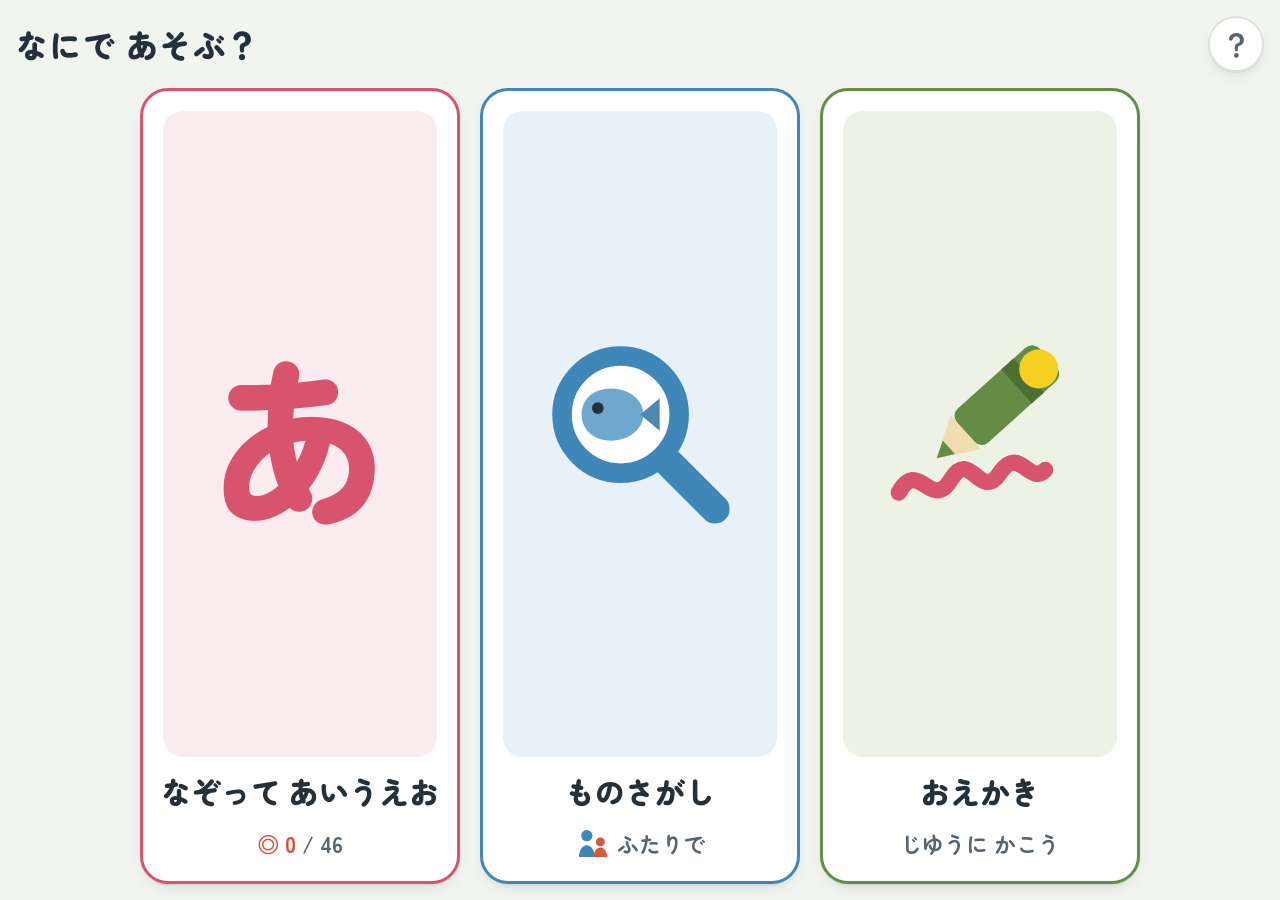
<file: site/index.html>
<!doctype html>
<html lang="ja">
<head>
<meta charset="utf-8">
<meta name="viewport" content="width=device-width, initial-scale=1, maximum-scale=1, user-scalable=no, viewport-fit=cover">
<meta name="robots" content="noindex">
<meta name="apple-mobile-web-app-capable" content="yes">
<meta name="apple-mobile-web-app-title" content="あいうえお">
<meta name="theme-color" content="#F1F4EF">
<title>なぞって あいうえお</title>
<link rel="manifest" href="manifest.webmanifest">
<link rel="apple-touch-icon" href="icon-180.png">
<link rel="stylesheet" href="css/style.css">
</head>
<body>

<!-- 読み込み中と失敗（spec §8）。JS が動けば両方消える。JS が来なければ 6秒後に失敗の案内が出る -->
<div id="boot" class="boot">ひらいています…</div>
<div id="fail" class="fail late" role="alert">
  <svg viewBox="0 0 64 64" aria-hidden="true">
    <circle cx="32" cy="32" r="27" fill="#F6DE72"/>
    <path d="M17 21l10 4M47 21l-10 4" stroke="#3E3A36" stroke-width="3" stroke-linecap="round"/>
    <circle cx="23" cy="31" r="3.2" fill="#3E3A36"/>
    <circle cx="41" cy="31" r="3.2" fill="#3E3A36"/>
    <path d="M22 47c6-6 14-6 20 0" fill="none" stroke="#3E3A36" stroke-width="3" stroke-linecap="round"/>
  </svg>
  <p>うまく ひらけませんでした。<br>おうちの ひとに いってね</p>
</div>

<!-- 縦向きのとき（spec §8・R7） -->
<div class="rotate">
  <svg viewBox="0 0 64 64" aria-hidden="true">
    <rect x="5" y="14" width="22" height="34" rx="4" fill="none" stroke="#9AA6AD" stroke-width="3"/>
    <rect x="27" y="33" width="33" height="22" rx="4" fill="#FFFFFF" stroke="#25313A" stroke-width="3.4"/>
    <path d="M20 8c12-5 27 1 32 16" fill="none" stroke="#D9503A" stroke-width="3.4" stroke-linecap="round"/>
    <path d="M45 20l7 5 3-8" fill="none" stroke="#D9503A" stroke-width="3.4" stroke-linecap="round" stroke-linejoin="round"/>
  </svg>
  <p>よこに してね</p>
</div>

<div id="app" class="app" hidden>

  <!-- 画面0 メニュー（spec §17）。ホーム画面のアイコンは ここから開く -->
  <section id="menu" class="screen menu" hidden>
    <header class="head">
      <h1 class="title">なにで あそぶ？</h1>
      <button id="help" class="help" aria-label="おとなの ひとへ">？<span id="helpBadge" class="badge" hidden>！</span></button>
    </header>
    <div class="menu-cards">
      <button id="goHyou" class="menu-card" data-row="1">
        <span class="menu-pic"><span class="menu-kana">あ</span></span>
        <span class="menu-name">なぞって あいうえお</span>
        <span class="menu-tag"><span class="mk" aria-hidden="true">◎</span> <b id="menuStars">0</b> / <span id="menuTotal">46</span></span>
      </button>
      <button id="goSagasu" class="menu-card" data-row="3">
        <span class="menu-pic" data-ui="sagasu"></span>
        <span class="menu-name">ものさがし</span>
        <span class="menu-tag"><span class="ico" data-ui="futari"></span>ふたりで</span>
      </button>
      <button id="goOekaki" class="menu-card" data-row="2">
        <span class="menu-pic" data-ui="oekaki"></span>
        <span class="menu-name">おえかき</span>
        <span class="menu-tag">じゆうに かこう</span>
      </button>
      <!-- 「いっしょに タワー」のカードは 2026-09-16 に外した（遊びの要素が強すぎるため・一旦）。
           画面と仕組みは残してあり、URL の #tower で開ける。戻すときは このカードを戻すだけ（spec §16・§17） -->
    </div>
  </section>

  <!-- 画面1 ひょう（spec §3） -->
  <section id="chart" class="screen chart" hidden>
    <header class="head">
      <button id="backMenu" class="back"><span class="ico" data-ui="home"></span>もどる</button>
      <h1 class="title">なぞって あいうえお</h1>
      <p class="count"><span class="mk" aria-hidden="true">◎</span> はなまる <b id="stars">0</b> / <span id="total">46</span></p>
    </header>
    <div id="grid" class="grid"></div>
  </section>

  <!-- 画面2〜4 もじページ（spec §4〜§7） -->
  <section id="detail" class="screen detail" hidden>
    <div class="side">
      <button id="back" class="back"><span class="ico" data-ui="table"></span>もどる</button>
      <button id="bigchar" class="big" aria-label="よみかたを きく"><span id="bigText"></span><span class="nt" aria-hidden="true">♪</span></button>
      <p id="gyou" class="gyou"></p>
      <div class="tabs" role="tablist">
        <button id="tab0" class="tab" role="tab" aria-selected="true"><span class="tri" aria-hidden="true">▶</span><span class="ico" data-ui="frame"></span>え と ことば</button>
        <button id="tab1" class="tab" role="tab" aria-selected="false"><span class="tri" aria-hidden="true">▶</span><span class="ico" data-ui="card"></span>ことば</button>
        <button id="tab2" class="tab" role="tab" aria-selected="false"><span class="tri" aria-hidden="true">▶</span><span class="ico" data-ui="finger"></span>なぞる</button>
      </div>
    </div>
    <div class="main">
      <div id="p0" class="panel" role="tabpanel"></div>
      <div id="p1" class="panel" role="tabpanel" hidden></div>
      <div id="p2" class="panel" role="tabpanel" hidden>
        <div class="trace">
          <div id="box" class="box">
            <canvas id="guide"></canvas>
            <canvas id="ink"></canvas>
            <div id="maru" class="maru" data-ui="hanamaru" aria-hidden="true"></div>
          </div>
          <div class="tools">
            <button id="check" class="btn done"><span class="ico" data-ui="hanamaru"></span>できた！</button>
            <p id="verdict" class="verdict" aria-live="polite"></p>
            <button id="clear" class="btn erase"><span class="ico" data-icon="keshigomu"></span>けす</button>
          </div>
        </div>
      </div>
    </div>
  </section>

  <!-- 画面6 ものさがし（spec §14・§15）。各自の側を、向かいに座る子のほうへ回して描く -->
  <section id="sagasu" class="screen duo" data-place="short" hidden>
    <div class="fs fs-ani" data-row="3">
      <div class="fs-head"><span class="fs-who">おにいちゃん</span><span class="fs-say">よんで あげてね</span></div>
      <div class="fs-body">
        <button id="sgWord" class="sg-word" aria-label="ことばを きく"><span id="sgWordText"></span><span class="nt" aria-hidden="true">♪</span></button>
        <div class="fs-col">
          <button id="sgHint" class="sg-hint"><span id="sgHintPic" class="sg-hintpic" data-ui="bulb"></span>ヒント</button>
          <p class="fs-tally"><span class="mk" aria-hidden="true">◎</span> ふたりで <b id="sgFound">0</b> こ</p>
          <!-- もどる は兄の手元の角（各自の側の上は画面の真ん中＝弟の近くを向くので、下の段に置く） -->
          <button id="sgBack" class="back fs-back"><span class="ico" data-ui="home"></span>もどる</button>
        </div>
      </div>
    </div>
    <div class="fs fs-oto" data-row="6">
      <div class="fs-head"><span class="fs-who">おとうと</span><span class="fs-say">えを おしてね</span></div>
      <div id="sgPics" class="sg-pics"></div>
    </div>
    <div id="sgStamp" class="duo-stamp" aria-live="polite">
      <p class="duo-card duo-card-ani"><span class="pair"><b data-row="3">◎</b><b data-row="6">◎</b></span>みつけた！<small>ふたりとも はなまる</small></p>
      <p class="duo-card duo-card-oto"><span class="pair"><b data-row="3">◎</b><b data-row="6">◎</b></span>みつけた！<small>ふたりとも はなまる</small></p>
    </div>
  </section>

  <!-- 画面7 いっしょに タワー（spec §14・§16） -->
  <section id="tower" class="screen duo" data-place="short" hidden>
    <div class="fs fs-ani" data-row="3">
      <div class="fs-head"><span class="fs-who">おにいちゃん</span><span class="fs-say">ゆびで はこんで つんでね</span></div>
      <div class="fs-body">
        <div id="twTower" class="tw-tower">
          <p class="tw-high"><b id="twHigh">0</b> だん</p>
          <span id="twFlag" class="tw-flag" aria-hidden="true">🚩</span>
          <div class="tw-col" data-col="0"></div>
          <div class="tw-col" data-col="1"></div>
          <div class="tw-col" data-col="2"></div>
          <button id="twAgain" class="tw-again" hidden>もういちど つむ</button>
        </div>
        <div class="fs-col">
          <div id="twTray" class="tw-tray"><span class="tw-tray-lbl">おとうとから<br>とどいた</span><div id="twTrayBlocks" class="tw-tray-blocks"></div></div>
          <button id="twBack" class="back fs-back"><span class="ico" data-ui="home"></span>もどる</button>
        </div>
      </div>
    </div>
    <div class="fs fs-oto" data-row="6">
      <div class="fs-head"><span class="fs-who">おとうと</span><span class="fs-say">おしてね</span></div>
      <div class="tw-oto">
        <button id="twPush" class="tw-push"><span class="tw-hand" data-ui="finger"></span>おす！</button>
        <div id="twDrop" class="tw-drop" aria-hidden="true"></div>
      </div>
    </div>
    <div id="twStamp" class="duo-stamp" aria-live="polite">
      <p class="duo-card duo-card-ani"><span class="pair">🚩</span>たかい！<small>ふたりで つんだね</small></p>
      <p class="duo-card duo-card-oto"><span class="pair">🚩</span>たかい！<small>ふたりで つんだね</small></p>
    </div>
    <!-- 兄が運んでいる積み木（指の位置に付いてくる） -->
    <div id="twGhost" class="tw-ghost" hidden></div>
  </section>

  <!-- 画面8 おえかき（spec §18）。画面を移るボタンは置かない（家の印を2秒 長押ししたときだけメニューへ） -->
  <section id="oekaki" class="screen oekaki" hidden>
    <div class="oe-tools">
      <div class="oe-top">
        <button id="oeHome" class="oe-home" aria-label="メニューに もどる（ながく おす）"><span class="ico" data-ui="home"></span></button>
        <button id="oeClose" class="oe-toggle" aria-label="どうぐを とじる"><span class="ico" data-ui="chevron"></span></button>
      </div>
      <div id="oeColors" class="oe-colors" role="group" aria-label="いろ"></div>
      <button id="oeEraser" class="oe-btn" aria-pressed="false"><span class="ico" data-icon="keshigomu"></span>けしごむ</button>
      <div id="oeSizes" class="oe-sizes" role="group" aria-label="せんの ふとさ"></div>
      <button id="oeClear" class="oe-btn oe-clear"><span class="ico" data-ui="trash"></span><span id="oeClearText">ぜんぶ けす</span></button>
    </div>
    <div class="oe-paper"><canvas id="oeCanvas" class="oe-canvas"></canvas></div>
    <!-- 道具を閉じているあいだだけ出る（押すと道具が戻る） -->
    <button id="oeOpen" class="oe-open" aria-label="どうぐを ひらく" hidden><span class="ico" data-ui="palette"></span></button>
  </section>

  <!-- 画面5 おとなの ひとへ（spec §13） -->
  <section id="otona" class="screen adult" hidden>
    <div class="inner">
      <button id="back2" class="back"><span class="ico" data-ui="home"></span>もどる</button>
      <div id="warns"></div>

      <h2>つかいかた</h2>
      <ul>
        <li>最初のメニューで あそびを選びます。どの画面も「もどる」で ひとつ上の画面に戻ります。</li>
        <li>なぞって あいうえお: 表の字を押すと、その字のページが開きます。</li>
        <li>「え と ことば」: 絵と単語。押すと読み上げます（下の子は ここだけで遊べます）。</li>
        <li>「ことば」: 絵なしで単語を読みます。</li>
        <li>「なぞる」: 白い字を指でなぞって「できた！」。はなまるが取れると、表の字に ◎ が付きます。</li>
      </ul>

      <h2>ひらきかた</h2>
      <ul>
        <li><strong>ホーム画面のアイコンから開いてください。</strong>Safari から開くと、はなまるの記録が別になり、しばらく開かないと消されることがあります。</li>
        <li>ホーム画面に追加するのは、<strong>メニューを開いているとき</strong>にしてください（Safari の共有ボタン › ホーム画面に追加）。</li>
        <li>1度開けば、ネットにつながっていなくても開けます。</li>
      </ul>

      <h2>はなまるの記録</h2>
      <ul>
        <li>この iPad だけに覚えます（2人で共有です）。</li>
        <li>消したいときは、ホーム画面のアイコンを削除して、追加し直してください。</li>
      </ul>

      <h2>ふたりで あそぶ（ものさがし・いっしょに タワー）</h2>
      <ul>
        <li>iPad を机に平らに置き、ふたりが向かい合って座ります。</li>
        <li>ものさがし: おにいちゃんが字を読んで伝え、おとうとが絵を探します。おとうとは どの絵を押しても名前が聞けるだけで、間違いにはなりません。</li>
        <li>いっしょに タワー: いまはメニューから外しています（遊びの要素が強いため）。戻したいときは教えてください。</li>
        <li>座る側を入れ替えたいときは、iPad を180度回してください。平らに置くと画面の向きが変わることがあるので、画面の向きのロックを使ってください。</li>
      </ul>
      <div class="place" role="group" aria-label="ふたりで あそぶ ときの 置き方">
        <button id="placeShort" class="place-btn" aria-pressed="true">短い辺で向かい合う（左が おにいちゃん）</button>
        <button id="placeLong" class="place-btn" aria-pressed="false">長い辺で向かい合う（上が おにいちゃん）</button>
      </div>

      <h2>おえかき</h2>
      <ul>
        <li>指で自由に描けます。ふたりで同時に描けます。色・けしごむ・線の太さ・ぜんぶ けす だけの画面です。</li>
        <li><strong>メニューに戻るには、左上の小さな家の印を2秒 押し続けてください。</strong>子どもが うっかり別の画面に移らないように、ほかに画面を移るボタンはありません。</li>
        <li>家の印の右の矢印を押すと、道具が閉じて紙が画面いっぱいになります。左上のパレットのボタンで戻ります。閉じているあいだは、描くことだけができます。</li>
        <li>「ぜんぶ けす」は2回押すと消えます（1回目で「けす？」に変わります）。</li>
        <li>絵は保存しません。メニューに戻っても残りますが、アプリを閉じると消えます。</li>
      </ul>

      <h2>こどもが つかうとき</h2>
      <ul>
        <li>画面の向きのロック（コントロールセンター）で、横に固定できます。</li>
        <li>アクセスガイド（設定 › アクセシビリティ › アクセスガイド）を使うと、アプリの外に出なくなります。</li>
      </ul>

      <h2>あたらしい版</h2>
      <ul>
        <li>アプリを閉じて開き直すと入ります。入らないときは、もう一度 閉じて開いてください。</li>
      </ul>
    </div>
  </section>
</div>

<script src="js/data.js"></script>
<script src="js/icons.js"></script>
<script src="js/trace.js"></script>
<script src="js/app.js"></script>
</body>
</html>
</file>
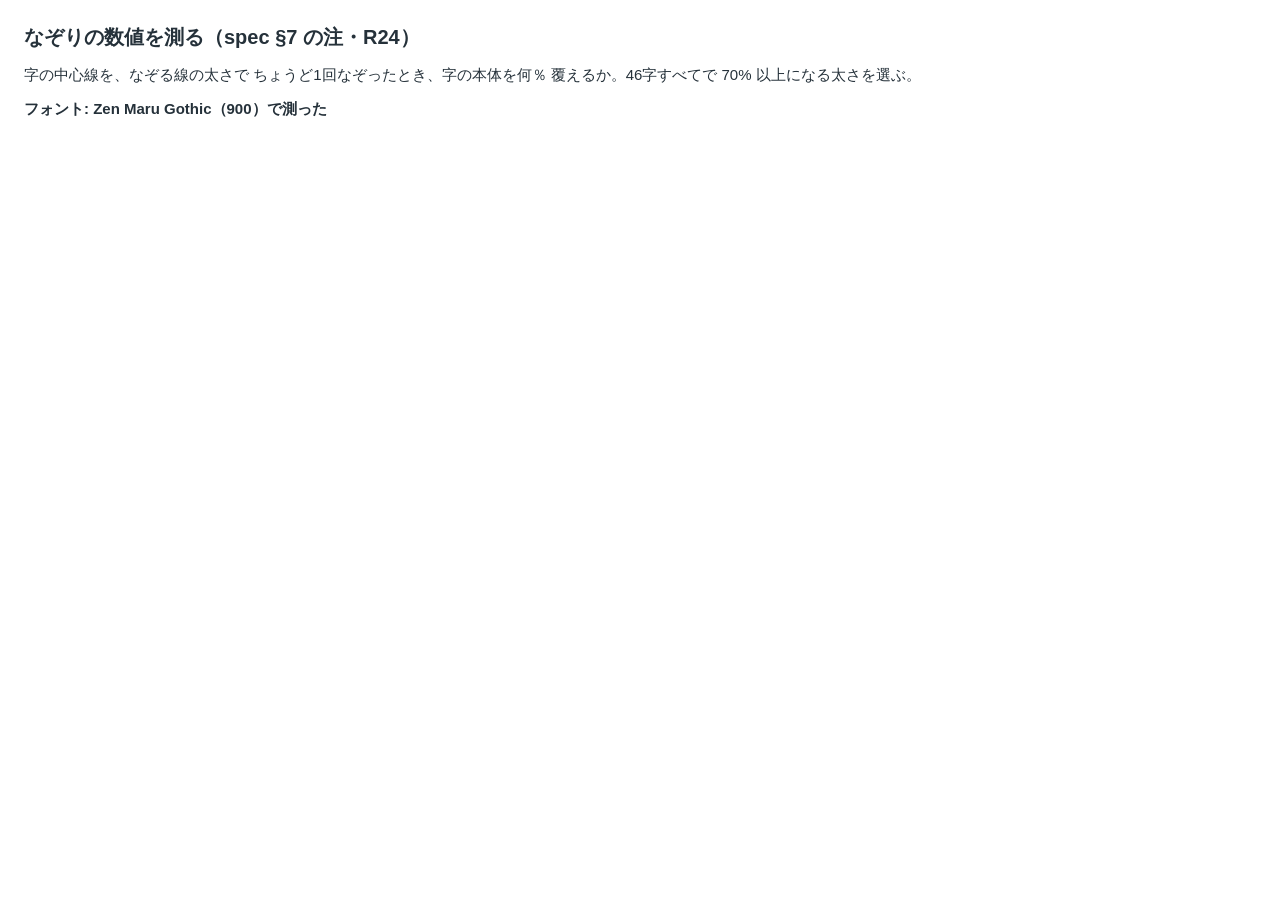
<file: tests/trace-measure.html>
<!doctype html>
<html lang="ja">
<head>
<meta charset="utf-8">
<meta name="viewport" content="width=device-width, initial-scale=1">
<title>なぞりの数値を測る</title>
<link rel="stylesheet" href="trace-measure.css">
</head>
<body>
<h1>なぞりの数値を測る（spec §7 の注・R24）</h1>
<p>字の中心線を、なぞる線の太さで ちょうど1回なぞったとき、字の本体を何％ 覆えるか。46字すべてで 70% 以上になる太さを選ぶ。</p>
<p id="font" class="font"></p>
<div id="summary"></div>
<table id="table"></table>
<pre id="json"></pre>
<script src="../site/js/data.js"></script>
<script src="../site/js/trace.js"></script>
<script src="trace-measure.js"></script>
</body>
</html>
</file>
<file: site/css/style.css>
/* なぞって あいうえお — 見た目（spec §3〜§8・§13〜§17）。iPad Air 2（1024×768・Safari 15）横向き */

@font-face { font-family: "Zen Maru Gothic"; font-weight: 700; font-display: swap; src: url("../fonts/zen-maru-gothic-700.woff2") format("woff2"); }
@font-face { font-family: "Zen Maru Gothic"; font-weight: 900; font-display: swap; src: url("../fonts/zen-maru-gothic-900.woff2") format("woff2"); }

:root {
  color-scheme: light;
  --paper: #F1F4EF; --plate: #FFFFFF; --art: #FFFFFF;
  --ink: #25313A; --ink-soft: #56656F; --rule: #DCE3DB;
  --accent: #D9503A; --accent-soft: #F7DCD6;
  --wood: #E8C58A;
  --shadow: 0 1px 0 rgba(37, 49, 58, .06), 0 6px 18px -12px rgba(37, 49, 58, .45);
  --font: "Zen Maru Gothic", "Hiragino Maru Gothic ProN", "ヒラギノ丸ゴ ProN", sans-serif;
  --adult: "Hiragino Sans", "ヒラギノ角ゴシック", sans-serif;
}

/* 行の色（spec §8）: --hue＝濃（字・なぞり枠の地）、--tint＝淡（マスの地）。
   濃は ①淡い地 ②白い字 ③なぞった線 #25313A のどれとも比 3:1 以上（tests/check.mjs で確かめる） */
[data-row="1"]  { --hue: #D8536D; --tint: #FAEBEE; }
[data-row="2"]  { --hue: #648C45; --tint: #ECF3E5; }
[data-row="3"]  { --hue: #3E87B8; --tint: #E8F1F7; }
[data-row="4"]  { --hue: #A57A1C; --tint: #FAF1DE; }
[data-row="5"]  { --hue: #8876B7; --tint: #EFECF7; }
[data-row="6"]  { --hue: #D55938; --tint: #FAEBE5; }
[data-row="7"]  { --hue: #468D80; --tint: #E6F3F0; }
[data-row="8"]  { --hue: #888444; --tint: #F4F3E3; }
[data-row="9"]  { --hue: #C06095; --tint: #F7EBF2; }
[data-row="10"] { --hue: #6C80B2; --tint: #EAEEF6; }

/* ── 土台 ── */
* { box-sizing: border-box; }
[hidden] { display: none !important; }
html, body {
  margin: 0; height: 100%;
  background: var(--paper); color: var(--ink);
  font-family: var(--font); font-weight: 700;
  -webkit-text-size-adjust: 100%;
  -webkit-tap-highlight-color: transparent;
  -webkit-user-select: none; user-select: none;   /* 長押しで字が選ばれない */
  -webkit-touch-callout: none;                     /* 長押しのメニューを出さない */
  touch-action: manipulation;                      /* ダブルタップで拡大しない */
  overscroll-behavior: none;
}
body { overflow: hidden; }
p { margin: 0; }
button {
  font: inherit; color: inherit; background: none; border: 0; padding: 0; margin: 0;
  cursor: pointer; touch-action: manipulation;
  transition: transform .1s ease;
}
button:focus { outline: none; }
button:focus-visible { outline: 3px solid var(--accent); outline-offset: 3px; }
/* 押したら 0.3秒以内に見た目で返す（spec §8・R3） */
button:active { transform: scale(.95); }

.ico { display: inline-block; width: 32px; height: 32px; flex: none; }
.ico svg, .pic svg, .maru svg, .menu-pic svg, .tw-hand svg, .sg-hintpic svg, .sg-img svg { display: block; width: 100%; height: 100%; }
.nt { font-size: 24px; color: var(--ink-soft); line-height: 1; }

/* ── 読み込み中・失敗・縦向き（spec §8） ── */
.boot, .fail, .rotate {
  position: fixed; top: 0; right: 0; bottom: 0; left: 0;
  display: flex; flex-direction: column; align-items: center; justify-content: center; gap: 20px;
  background: var(--paper); font-size: 28px; text-align: center; line-height: 1.6;
}
.boot { color: var(--ink-soft); }
.fail { z-index: 5; }
.fail svg { width: 160px; height: 160px; }
/* JS が来なければ 6秒後に出る（JS が動けば hidden で消える） */
.fail.late { visibility: hidden; animation: late 0s linear 6s forwards; }
@keyframes late { to { visibility: visible; } }
.rotate { display: none; z-index: 10; }
.rotate svg { width: 200px; height: 200px; }
@media (orientation: portrait) { .rotate { display: flex; } }

/* ── 画面の枠 ── */
.app { position: fixed; top: 0; right: 0; bottom: 0; left: 0; padding: 16px; }
.screen { height: 100%; }

/* 上端の1行（画面0・画面1） */
.head { display: flex; align-items: center; gap: 24px; min-height: 56px; }
.title { flex: 1; margin: 0; font-size: 32px; font-weight: 900; letter-spacing: .04em; }
.help {
  position: relative; width: 56px; height: 56px; border-radius: 50%;
  background: var(--plate); border: 2px solid var(--rule); box-shadow: var(--shadow);
  font-size: 28px; color: var(--ink-soft);
}
.badge {
  position: absolute; top: -6px; right: -6px; min-width: 26px; height: 26px; border-radius: 13px;
  background: var(--accent); color: #FFFFFF; font-size: 18px; line-height: 26px;
}
.back {
  display: flex; align-items: center; gap: 10px; height: 56px; padding: 0 16px;
  border-radius: 14px; background: var(--plate); border: 2px solid var(--rule); box-shadow: var(--shadow);
  font-size: 22px; color: var(--ink-soft);
}

/* ── 画面0 メニュー（spec §17）: 絵と色で選べる大きなカード3枚 ── */
.menu { display: flex; flex-direction: column; gap: 16px; }
/* カードは 2枚でも 3枚でも 真ん中に並ぶ（タワーを外したので いまは2枚・spec §17） */
.menu-cards { flex: 1; min-height: 0; display: flex; justify-content: center; gap: 20px; }
.menu-card {
  flex: 0 1 320px; min-width: 0; min-height: 0; display: flex; flex-direction: column; align-items: center; gap: 12px; padding: 20px;
  border-radius: 28px; background: var(--plate); border: 3px solid var(--hue); box-shadow: var(--shadow);
}
.menu-pic {
  flex: 1; min-height: 0; width: 100%; display: flex; align-items: center; justify-content: center; padding: 12%;
  border-radius: 20px; background: var(--tint);
}
.menu-kana { font-size: 180px; font-weight: 900; line-height: 1; color: var(--hue); }
.menu-name { font-size: 30px; font-weight: 900; color: var(--ink); white-space: nowrap; }
.menu-tag { display: flex; align-items: center; gap: 6px; min-height: 36px; font-size: 22px; color: var(--ink-soft); }
.menu-tag .ico { width: 36px; height: 36px; }
.menu-tag .mk, .menu-tag b { color: var(--accent); }

/* ── 画面1 ひょう（spec §3） ── */
.chart { display: flex; flex-direction: column; gap: 12px; }
.count { font-size: 24px; white-space: nowrap; }
.count .mk, .count b { color: var(--accent); }
.count b { font-size: 28px; }
/* 10列×5段・右から あ行（縦書きの五十音表） */
.grid {
  flex: 1; min-height: 0;
  display: grid; grid-template-columns: repeat(10, 1fr); grid-template-rows: repeat(5, 1fr);
  grid-auto-flow: column; direction: rtl; gap: 8px;
}
.cell {
  direction: ltr; position: relative; min-width: 0; min-height: 0;
  display: flex; align-items: center; justify-content: center;
  border-radius: 16px; background: var(--tint); border: 2px solid var(--rule); box-shadow: var(--shadow);
}
.cell .ch { font-size: 52px; line-height: 1; color: var(--hue); }
.cell .mk { position: absolute; top: 4px; right: 6px; font-size: 22px; line-height: 1; color: var(--accent); }
.cell.empty { background: transparent; border-style: dashed; box-shadow: none; }
.cell.empty .ch { color: var(--ink-soft); opacity: .35; }

/* ── 画面2〜4 もじページの枠（spec §4） ── */
.detail { display: flex; gap: 24px; }
.side { width: 240px; flex: none; display: flex; flex-direction: column; gap: 12px; }
.big {
  position: relative; height: 200px; flex: none;
  display: flex; align-items: center; justify-content: center;
  border-radius: 24px; background: var(--tint); border: 2px solid var(--rule); box-shadow: var(--shadow);
  font-size: 160px; font-weight: 900; line-height: 1; color: var(--hue);
}
.big .nt { position: absolute; right: 12px; bottom: 10px; color: var(--hue); }
.gyou { font-size: 20px; color: var(--ink-soft); text-align: center; }
.tabs { display: flex; flex-direction: column; gap: 10px; }
.tab {
  display: flex; align-items: center; gap: 6px; height: 64px; padding: 0 10px;
  border-radius: 14px; background: var(--plate); border: 2px solid var(--rule);
  font-size: 24px; color: var(--ink-soft); text-align: left; white-space: nowrap;
}
.tab .tri { width: 16px; font-size: 16px; visibility: hidden; }
.tab[aria-selected="true"] { background: var(--hue); border-color: var(--hue); color: #FFFFFF; }
.tab[aria-selected="true"] .tri { visibility: visible; }

.main { flex: 1; min-width: 0; display: flex; flex-direction: column; }
.panel { flex: 1; min-height: 0; display: flex; flex-direction: column; justify-content: center; gap: 16px; }

/* を・ん の説明（押すと読む・R15） */
.note {
  display: block; width: 100%; padding: 16px 20px;
  border-radius: 20px; background: var(--plate); border: 2px dashed var(--rule);
  font-size: 24px; line-height: 1.6; color: var(--ink); text-align: center;
}
.note b { color: var(--hue); font-weight: 900; text-decoration: underline; text-decoration-thickness: 3px; text-underline-offset: 6px; }
.note .nt { margin-left: 8px; }

/* 単語の中の その字（色＋太い下線・spec §5） */
.word { font-size: 40px; letter-spacing: .06em; color: var(--ink); }
.word em { font-style: normal; color: var(--hue); text-decoration: underline; text-decoration-thickness: 4px; text-underline-offset: 8px; }

/* ── 画面2 え と ことば（spec §5） ── */
.cards { display: flex; justify-content: center; gap: 20px; }
.card {
  flex: 0 1 340px; display: flex; flex-direction: column; align-items: center; gap: 10px; padding: 16px;
  border-radius: 24px; background: var(--plate); border: 2px solid var(--rule); box-shadow: var(--shadow);
}
.pic {
  display: flex; align-items: center; justify-content: center;
  width: 100%; max-width: 300px; aspect-ratio: 1 / 1; padding: 7%;
  border-radius: 18px; background: var(--art);
}
.pic .none { font-size: 120px; color: var(--ink-soft); }

/* ── 画面3 ことば（spec §6） ── */
.words { display: flex; flex-direction: column; gap: 16px; }
.wrow {
  display: flex; align-items: center; justify-content: center; gap: 16px; min-height: 120px; padding: 12px 24px;
  border-radius: 24px; background: var(--plate); border: 2px solid var(--rule); box-shadow: var(--shadow);
}
.wrow .word { font-size: 64px; }

/* ── 画面4 なぞる（spec §7） ── */
.trace { display: flex; align-items: center; justify-content: center; gap: 24px; height: 100%; }
.box {
  position: relative; flex: none;
  width: min(520px, calc(100vh - 40px), calc(100vw - 490px));
  height: min(520px, calc(100vh - 40px), calc(100vw - 490px));
  border-radius: 24px; overflow: hidden; background: var(--hue); box-shadow: var(--shadow);
  touch-action: none;
}
.box canvas { position: absolute; top: 0; left: 0; width: 100%; height: 100%; display: block; }
.maru {
  position: absolute; top: 0; right: 0; bottom: 0; left: 0; padding: 11%;
  background: rgba(255, 255, 255, .55); color: var(--accent);
  opacity: 0; transition: opacity .2s ease; pointer-events: none;
}
.maru.on { opacity: 1; }
.maru .hana-bg { fill: none; }
.tools { width: 150px; flex: none; display: flex; flex-direction: column; align-items: stretch; gap: 32px; }
.btn {
  display: flex; flex-direction: column; align-items: center; justify-content: center; gap: 4px;
  border-radius: 18px; box-shadow: var(--shadow); font-size: 24px;
}
.btn.done { height: 104px; background: var(--accent); color: #FFFFFF; }
.btn.done .ico { width: 48px; height: 48px; }
.btn.done .hana-bg { fill: var(--accent); }
.btn.erase { height: 64px; flex-direction: row; gap: 6px; background: var(--plate); border: 2px solid var(--rule); color: var(--ink-soft); font-size: 20px; }
.btn.erase .ico { width: 36px; height: 36px; }
.verdict { min-height: 100px; font-size: 24px; line-height: 1.4; text-align: center; color: var(--ink-soft); }
.verdict.good { color: var(--accent); font-weight: 900; }

/* ── 画面5 おとなの ひとへ（spec §13・おとな向けなので 16px） ── */
.adult {
  overflow-y: auto; -webkit-overflow-scrolling: touch;
  font-family: var(--adult); font-weight: 400; font-size: 16px; line-height: 1.8;
}
.adult .inner { max-width: 760px; margin: 0 auto; padding-bottom: 40px; }
.adult .back { display: inline-flex; font-family: var(--font); font-weight: 700; }
.adult h2 { margin: 24px 0 4px; font-weight: 700; font-size: 22px; }
.adult ul { margin: 0; padding-left: 1.4em; }
.warn { margin: 16px 0 0; padding: 12px 16px; border: 2px solid var(--accent); border-radius: 12px; background: var(--accent-soft); }
.place { display: flex; flex-wrap: wrap; gap: 12px; margin-top: 12px; }
.place-btn {
  min-height: 48px; padding: 8px 16px; border-radius: 12px; border: 2px solid var(--ink);
  background: var(--plate); font-family: var(--adult); font-weight: 700; font-size: 16px;
}
.place-btn[aria-pressed="true"] { background: var(--ink); color: #FFFFFF; }

/* ── ふたりで あそぶ 画面の共通（spec §14）: 向かい合わせ ──
   .fs＝各自の側。色は data-row（兄＝さ行の青・弟＝は行の朱）。
   短い辺: 左右に分け、各自の側を向かいの子のほうへ回す（中身の上が、画面の真ん中を向く） */
.duo { position: relative; touch-action: none; }     /* 2人の指が同時に乗っても Safari の操作にしない */
.fs {
  position: absolute; display: flex; flex-direction: column; gap: 12px; padding: 14px 18px;
  border-radius: 24px; background: var(--tint); border: 3px solid var(--hue);
}
.duo[data-place="short"] .fs { top: 50%; width: calc(100vh - 32px); height: calc(50vw - 22px); }
.duo[data-place="short"] .fs-ani { left: calc(25% - 3px); transform: translate(-50%, -50%) rotate(90deg); }
.duo[data-place="short"] .fs-oto { left: calc(75% + 3px); transform: translate(-50%, -50%) rotate(-90deg); }
/* 長い辺: 上下に分け、上（兄）の側を逆さまに */
.duo[data-place="long"] .fs { left: 0; right: 0; height: calc(50% - 6px); }
.duo[data-place="long"] .fs-ani { top: 0; transform: rotate(180deg); }
.duo[data-place="long"] .fs-oto { bottom: 0; }

.fs-head { display: flex; align-items: center; gap: 12px; min-height: 56px; }
.fs-who { padding: 6px 18px; border-radius: 28px; background: var(--hue); color: #FFFFFF; font-size: 22px; font-weight: 900; }
.fs-say { flex: 1; font-size: 20px; color: var(--ink-soft); }
.fs-body { flex: 1; min-height: 0; display: flex; gap: 14px; }
.fs-col { width: 200px; flex: none; display: flex; flex-direction: column; gap: 12px; }
.fs-back { justify-content: center; flex: none; font-size: 20px; }
.fs-tally { padding: 8px; border-radius: 16px; background: var(--plate); font-size: 22px; text-align: center; white-space: nowrap; }
.fs-tally .mk, .fs-tally b { color: var(--accent); }
.fs-tally b { font-size: 28px; }

/* 両方の向きに出すお祝い（見つけた・たかい） */
.duo-stamp {
  position: absolute; top: 0; right: 0; bottom: 0; left: 0;
  display: flex; align-items: center; justify-content: space-around;
  background: rgba(255, 255, 255, .6); opacity: 0; pointer-events: none; transition: opacity .2s ease;
}
.duo[data-place="long"] .duo-stamp { flex-direction: column; }
.duo-stamp.on { opacity: 1; }
.duo-card {
  margin: 0; padding: 14px 36px; border-radius: 24px; background: var(--plate); box-shadow: var(--shadow);
  font-size: 36px; font-weight: 900; line-height: 1.25; color: var(--accent); text-align: center;
}
.duo-card .pair { display: block; font-size: 52px; letter-spacing: .2em; }
.duo-card .pair b { color: var(--hue); }
.duo-card small { display: block; font-size: 20px; color: var(--ink-soft); }
.duo[data-place="short"] .duo-card-ani { transform: rotate(90deg); }
.duo[data-place="short"] .duo-card-oto { transform: rotate(-90deg); }
.duo[data-place="long"] .duo-card-ani { transform: rotate(180deg); }

/* ── 画面6 ものさがし（spec §15） ── */
.sg-word {
  flex: 1; min-width: 0; display: flex; flex-direction: column; align-items: center; justify-content: center; gap: 4px;
  border-radius: 22px; background: var(--plate); box-shadow: var(--shadow);
  font-size: 96px; font-weight: 900; line-height: 1.1; letter-spacing: .06em; color: var(--hue);
}
.sg-hint {
  flex: 1; display: flex; flex-direction: column; align-items: center; justify-content: center; gap: 6px;
  border-radius: 20px; background: var(--plate); border: 2px dashed var(--rule); font-size: 22px; color: var(--ink-soft);
}
.sg-hintpic { display: block; width: 104px; height: 104px; }
/* 長い辺のときは各自の側が低いので、ヒント・数・もどる が縦に入るよう絵を小さく */
.duo[data-place="long"] .sg-hintpic { width: 72px; height: 72px; }
.sg-pics { flex: 1; min-height: 0; display: grid; gap: 12px; grid-template-columns: repeat(4, 1fr); grid-template-rows: repeat(3, 1fr); }
.duo[data-place="long"] .sg-pics { grid-template-columns: repeat(6, 1fr); grid-template-rows: repeat(2, 1fr); gap: 8px; }
.sg-pic {
  min-width: 0; min-height: 0; display: flex; align-items: center; justify-content: center; padding: 6px;
  border-radius: 18px; background: var(--plate); border: 4px solid transparent; box-shadow: var(--shadow);
}
.sg-img { display: block; height: 100%; max-width: 100%; aspect-ratio: 1 / 1; }
.sg-pic.glow { border: 6px solid #E2B93B; }                 /* ヒント2回目（兄が指させる目印） */
.sg-pic.hit { border-color: var(--accent); background: var(--accent-soft); }

/* ── 画面7 いっしょに タワー（spec §16） ──
   --blk-h＝タワーに積んだ積み木の高さ（長い辺のときは各自の側が低いので小さく） */
.duo[data-place="short"] { --blk-h: 44px; --take-h: 60px; }
.duo[data-place="long"]  { --blk-h: 28px; --take-h: 44px; }
.tw-blk { display: block; flex: none; height: var(--blk-h); aspect-ratio: 112 / 48; }
.tw-blk svg { display: block; width: 100%; height: 100%; }
.tw-tower {
  flex: 1; min-width: 0; position: relative;
  display: grid; grid-template-columns: repeat(3, 1fr); gap: 10px; padding: 44px 12px 18px;
  border-radius: 20px; background: var(--plate); box-shadow: var(--shadow);
  background-image: linear-gradient(to top, var(--wood) 0 14px, transparent 14px);
}
.duo[data-place="long"] .tw-tower { padding-top: 34px; }
.tw-col {
  min-width: 0; min-height: 0; display: flex; flex-direction: column-reverse; align-items: center;
  border-radius: 14px; border: 3px dashed transparent;
}
.tw-col.pick { border-color: var(--hue); background: var(--tint); }       /* 選んだ積み木を置ける列 */
.tw-col.over { border-color: var(--accent); border-style: solid; background: var(--accent-soft); }   /* 運んでいる積み木の下の列 */
.tw-high { position: absolute; top: 6px; left: 14px; font-size: 22px; color: var(--ink-soft); }
.tw-high b { font-size: 28px; color: var(--accent); }
.tw-flag { position: absolute; top: 0; left: 50%; transform: translateX(-50%); font-size: 36px; line-height: 1.2; opacity: 0; }
.tw-flag.on { opacity: 1; }
.tw-again {
  position: absolute; top: 0; right: 0; bottom: 0; left: 0; margin: auto; width: 250px; height: 80px;
  border-radius: 24px; background: var(--accent); color: #FFFFFF; font-size: 28px; font-weight: 900; box-shadow: var(--shadow);
}
.tw-tray {
  flex: 1; min-height: 0; display: flex; flex-direction: column; align-items: center; gap: 6px; padding: 10px;
  border-radius: 16px; background: var(--plate); border: 2px dashed var(--rule); overflow: hidden;
}
.tw-tray.full { border: 2px solid var(--accent); }
.tw-tray-lbl { font-size: 18px; line-height: 1.3; color: var(--ink-soft); text-align: center; }
.duo[data-place="long"] .tw-tray-lbl { display: none; }
.tw-tray-blocks { display: flex; flex-direction: column; align-items: center; gap: 8px; }
.tw-take { height: var(--take-h); padding: 2px; border-radius: 12px; border: 3px solid transparent; touch-action: none; }
.tw-take.sel { border-color: var(--ink); }
.tw-take.lift { opacity: .3; }
.tw-oto { flex: 1; min-height: 0; display: flex; gap: 16px; }
.tw-push {
  flex: 1; min-width: 0; display: flex; align-items: center; justify-content: center; gap: 20px;
  border-radius: 28px; background: var(--plate); box-shadow: var(--shadow);
  font-size: 48px; font-weight: 900; color: var(--hue);
}
.tw-hand { display: block; width: 160px; height: 160px; }
.duo[data-place="long"] .tw-hand { width: 120px; height: 120px; }
.tw-drop { width: 180px; flex: none; display: flex; align-items: center; justify-content: center; }
.tw-drop .tw-blk { height: 64px; }
.tw-pop { animation: pop .3s ease-out; }
@keyframes pop { from { transform: scale(.4); opacity: 0; } to { transform: none; opacity: 1; } }
/* 兄が運んでいる積み木: 指の位置に置き、兄の向きに回す（位置は JS が指に合わせて置く） */
.tw-ghost {
  position: fixed; z-index: 6; height: 64px; aspect-ratio: 112 / 48; pointer-events: none;
  filter: drop-shadow(0 6px 8px rgba(37, 49, 58, .3));
}
.tw-ghost svg { display: block; width: 100%; height: 100%; }
.duo[data-place="short"] .tw-ghost { transform: translate(-50%, -50%) rotate(90deg); }
.duo[data-place="long"] .tw-ghost { transform: translate(-50%, -50%) rotate(180deg); }

/* ── 画面8 おえかき（spec §18）: 左に道具の列、残り全部が紙 ── */
.oekaki { position: relative; display: flex; gap: 14px; touch-action: none; }
.oe-tools { width: 156px; flex: none; display: flex; flex-direction: column; gap: 10px; }
/* 道具を閉じる: 列を消して紙を画面いっぱいに。閉じているあいだはパレットのボタンだけ出す */
.oekaki.closed .oe-tools { display: none; }
.oe-top { flex: none; display: flex; justify-content: space-between; }
.oe-toggle {
  width: 56px; height: 44px; display: flex; align-items: center; justify-content: center;
  border-radius: 12px; background: var(--plate); border: 2px solid var(--rule); color: var(--ink-soft);
}
.oe-toggle .ico { width: 26px; height: 26px; }
.oe-open {
  position: absolute; top: 10px; left: 10px; z-index: 2; width: 56px; height: 56px;
  display: flex; align-items: center; justify-content: center;
  border-radius: 50%; background: var(--plate); border: 2px solid var(--rule); box-shadow: var(--shadow); opacity: .9;
}
.oe-open .ico { width: 36px; height: 36px; }
/* 家の印: 2秒 押し続けたときだけメニューへ。押しているあいだ、中が左から塗られていく */
.oe-home {
  position: relative; overflow: hidden; flex: none; width: 56px; height: 44px;
  display: flex; align-items: center; justify-content: center;
  border-radius: 12px; background: var(--plate); border: 2px solid var(--rule); color: var(--ink-soft); opacity: .75;
}
.oe-home .ico { position: relative; z-index: 1; width: 26px; height: 26px; }
.oe-home::after {
  content: ""; position: absolute; top: 0; right: 0; bottom: 0; left: 0;
  background: var(--accent-soft); transform: scaleX(0); transform-origin: left center;
}
.oe-home.holding::after { transform: scaleX(1); transition: transform 2s linear; }

/* 色: style.css と data.js（KIDS.IRO）で同じにする（tests/check.mjs が照らし合わせる） */
[data-iro="kuro"]     { --iro: #2B2B2B; }
[data-iro="aka"]      { --iro: #E5484D; }
[data-iro="daidai"]   { --iro: #F08A24; }
[data-iro="kiiro"]    { --iro: #F5D020; }
[data-iro="midori"]   { --iro: #3FA34D; }
[data-iro="mizuiro"]  { --iro: #5BC0EB; }
[data-iro="ao"]       { --iro: #2F7DD1; }
[data-iro="murasaki"] { --iro: #8E5BC4; }
[data-iro="pinku"]    { --iro: #F27BA9; }
[data-iro="chairo"]   { --iro: #8B5A2B; }
.oe-colors { display: grid; grid-template-columns: repeat(2, 64px); justify-content: space-around; gap: 8px; }
.oe-color {
  width: 64px; height: 64px; border-radius: 50%; background: var(--iro);
  border: 3px solid var(--plate); box-shadow: 0 0 0 2px var(--rule);
}
/* 選ばれている物には太い黒い輪（色だけで伝えない） */
.oe-color[aria-pressed="true"] { box-shadow: 0 0 0 5px var(--ink); transform: scale(.86); }
.oe-btn {
  flex: none; height: 60px; display: flex; align-items: center; justify-content: center; gap: 6px;
  border-radius: 16px; background: var(--plate); border: 2px solid var(--rule); box-shadow: var(--shadow);
  font-size: 20px; color: var(--ink);
}
.oe-btn .ico { width: 34px; height: 34px; }
.oe-btn[aria-pressed="true"], .oe-size[aria-pressed="true"] { border: 5px solid var(--ink); }
.oe-sizes { display: grid; grid-template-columns: repeat(3, 1fr); gap: 6px; }
.oe-size {
  height: 56px; display: flex; align-items: center; justify-content: center;
  border-radius: 14px; background: var(--plate); border: 2px solid var(--rule);
}
.oe-dot { display: block; border-radius: 50%; background: var(--ink); }
.oe-dot[data-size="0"] { width: 8px; height: 8px; }
.oe-dot[data-size="1"] { width: 18px; height: 18px; }
.oe-dot[data-size="2"] { width: 34px; height: 34px; }
/* ぜんぶ けす: ほかの道具から離して いちばん下。1回目で朱色の「けす？」になる */
.oe-clear { margin-top: auto; height: 80px; flex-direction: column; gap: 2px; color: var(--ink-soft); }
.oe-clear.armed { background: var(--accent); border-color: var(--accent); color: #FFFFFF; }
.oe-paper {
  flex: 1; min-width: 0; position: relative; overflow: hidden;
  border-radius: 20px; background: #FFFFFF; border: 3px solid var(--rule); box-shadow: var(--shadow);
}
/* 紙はいつも画面いっぱいの大きさ（画面の幅 − 余白 16×2 − 枠 3×2）で、右に寄せる。
   道具が開いているあいだは左端が隠れるだけなので、開け閉めしても絵がずれない・切れない */
.oe-canvas { position: absolute; top: 0; right: 0; width: calc(100vw - 38px); height: 100%; display: block; touch-action: none; }

/* 動きを減らす設定のとき: 縮む・ふわっと出る をやめ、押したら少し暗くするだけにする */
@media (prefers-reduced-motion: reduce) {
  button, .maru, .duo-stamp, .oe-home.holding::after { transition: none; }
  button:active { transform: none; filter: brightness(.9); }
  .tw-pop { animation: none; }
}
</file>
<file: tests/trace-measure.css>
@font-face { font-family: "Zen Maru Gothic"; font-weight: 900; src: url("../site/fonts/zen-maru-gothic-900.woff2") format("woff2"); }
body { margin: 24px; font-family: "Hiragino Sans", sans-serif; font-size: 15px; color: #25313A; background: #FFFFFF; }
h1 { font-size: 20px; }
.font { font-weight: 700; }
.font.warn, .low { color: #C0392B; font-weight: 700; }
table { border-collapse: collapse; margin: 12px 0; }
th, td { border: 1px solid #DCE3DB; padding: 3px 8px; text-align: right; font-variant-numeric: tabular-nums; }
th:first-child, td:first-child { text-align: center; font-size: 20px; }
pre { font-size: 11px; white-space: pre-wrap; color: #56656F; }
</file>
